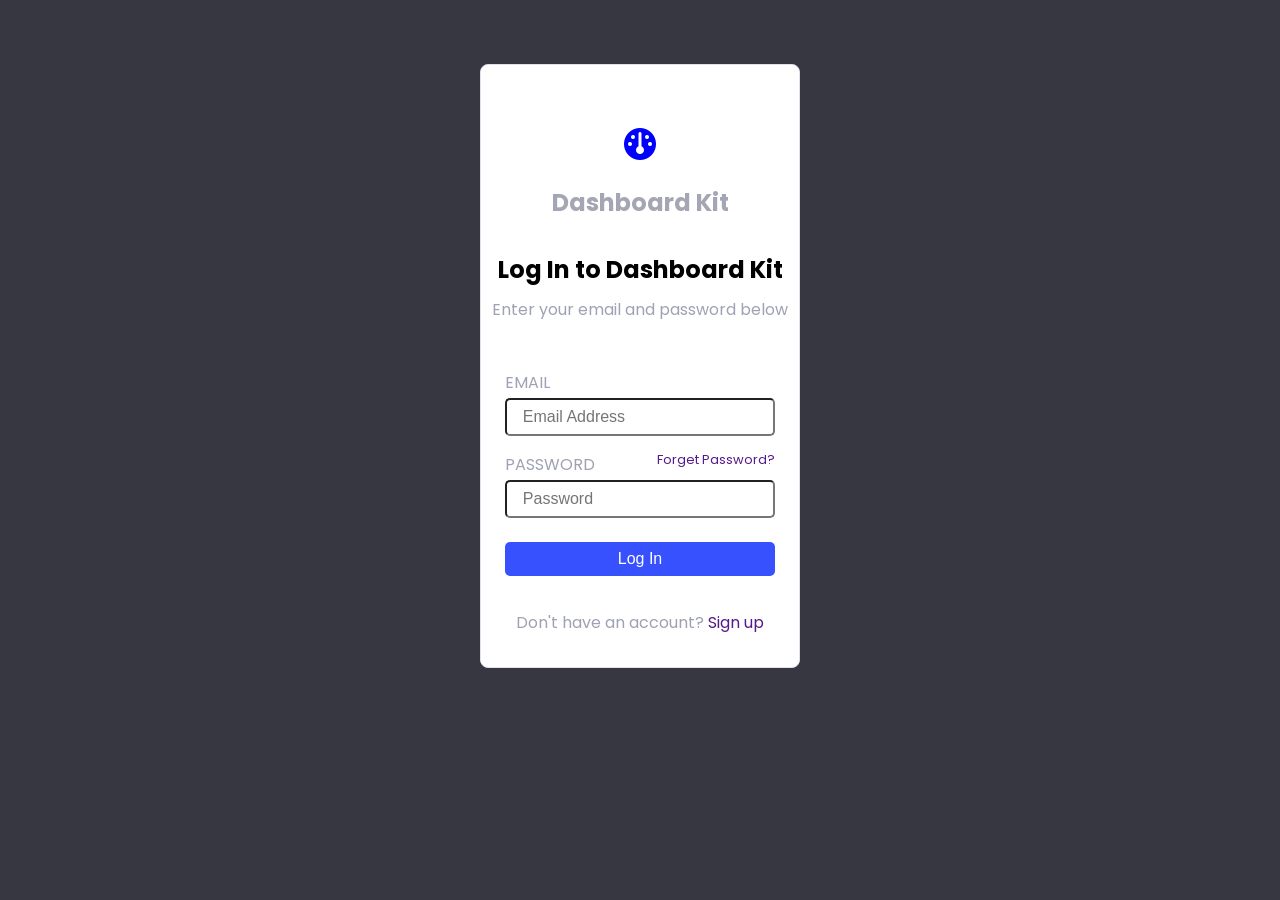
<file: index.html>
<!DOCTYPE html>
<html lang="en">

<head>
    <meta charset="UTF-8">
    <meta http-equiv="X-UA-Compatible" content="IE=edge">
    <meta name="viewport" content="width=device-width, initial-scale=1.0">
    <title>Log In</title>
    <link rel="stylesheet" href="https://cdnjs.cloudflare.com/ajax/libs/font-awesome/6.1.1/css/all.min.css" integrity="sha512-KfkfwYDsLkIlwQp6LFnl8zNdLGxu9YAA1QvwINks4PhcElQSvqcyVLLD9aMhXd13uQjoXtEKNosOWaZqXgel0g==" crossorigin="anonymous" referrerpolicy="no-referrer"
    />
    <link rel="stylesheet" href="style.css">
</head>

<body>
    <section class="login">
        <div class="bg">
            <div class="loginform">
                <div class="formHead">
                    <h1 class="logo"><i class="fa-solid fa-gauge"></i></h1>
                    <h2>Dashboard Kit</h2>
                    <h1>Log In to Dashboard Kit</h1>
                    <p>Enter your email and password below </p>
                    <form action="" method="post">
                        <label for="email">Email</label>
                        <input type="email" name="email" id="email" placeholder="Email Address">
                        <div class="lab">
                            <label for="password">Password</label>
                            <a href="">Forget Password?</a>
                        </div>
                        <input type="password" name="password" id="password" placeholder="Password">
                        <a href="overview.html"><input type="button" value="Log In"></a>
                    </form>
                    <p class="signup">Don't have an account? <a href="">Sign up</a></p>
                </div>
            </div>
        </div>
    </section>
</body>

</html>
</file>
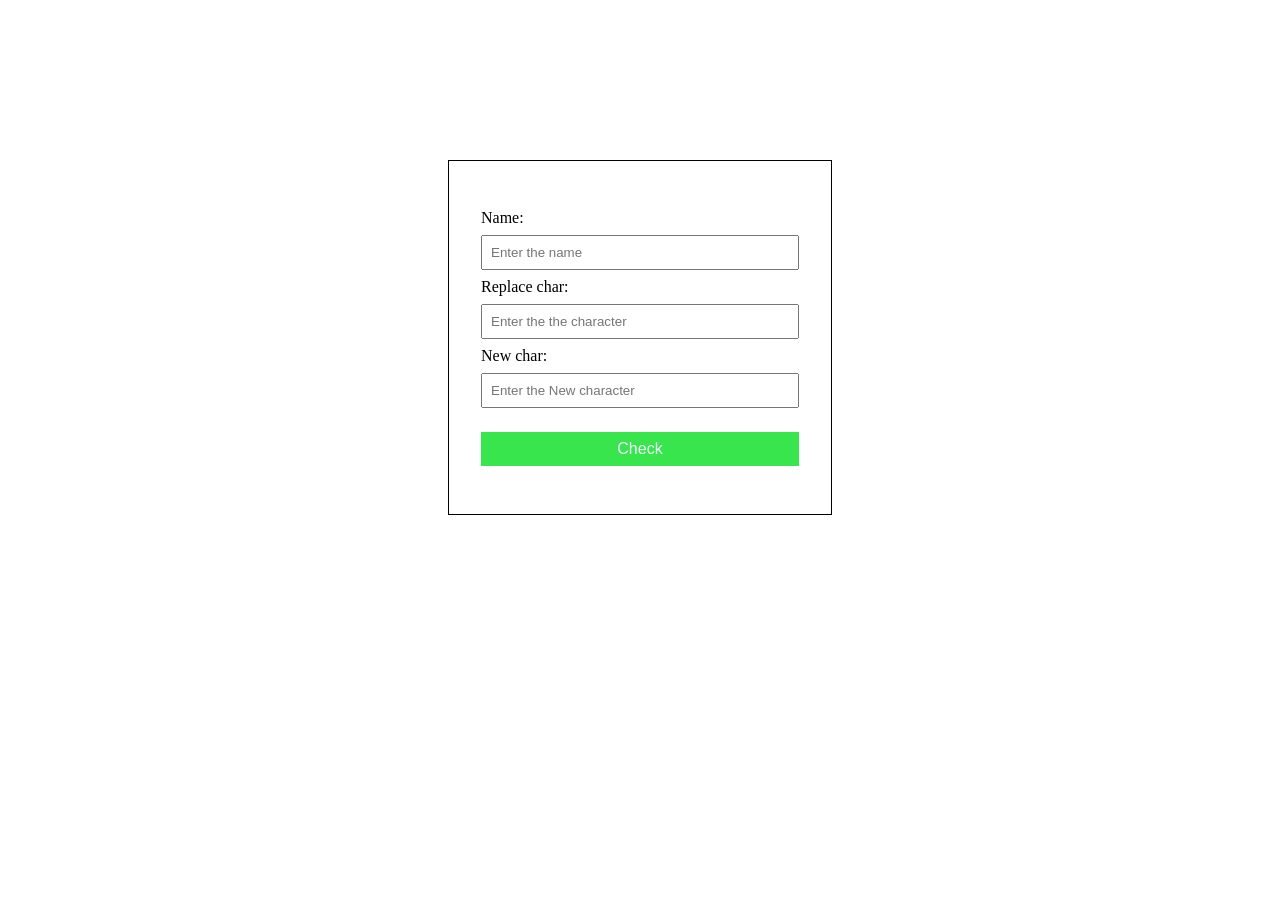
<file: Replace char/index.html>
<!DOCTYPE html>
<html lang="en">

<head>
    <meta charset="UTF-8">
    <meta http-equiv="X-UA-Compatible" content="IE=edge">
    <meta name="viewport" content="width=device-width, initial-scale=1.0">
    <title>Document</title>
    <link rel="stylesheet" href="./style.css">
    <script src="./index.js" defer></script>
</head>

<body>
    <div class="container">
        <form action="">
            <div class="form-control">
                <label for="name">Name:</label>
                <input type="text" id="name" name="name" placeholder="Enter the name" required>
            </div>
            <div class="form-control">
                <label for="char">Replace char:</label>
                <input type="text" id="char" name="char" placeholder="Enter the the character" required>
            </div>
            <div class="form-control">
                <label for="NewChar">New char:</label>
                <input type="text" id="NewChar" name="NewChar" placeholder="Enter the New character" required>
            </div>
            <button type="submit" id="btn">Check</button>
        </form>
        <!-- <div id="count">
            <p id="p"></p>
        </div> -->
    </div>
</body>

</html>
</file>
<file: style.css>
@import url('https://fonts.googleapis.com/css2?family=Montserrat:ital,wght@0,500;0,600;1,700&family=Poppins:ital,wght@0,400;0,700;1,300;1,400;1,500;1,600&display=swap');
* {
    margin: 0;
    padding: 0;
    box-sizing: border-box;
}

body {
    font-family: 'Montserrat', sans-serif;
    font-family: 'Poppins', sans-serif;
}

section {
    position: relative;
    width: 100%;
    height: 100vh;
    /* sidebar / bg */
    background: #363740;
}

.loginform {
    padding-top: 4rem;
}

.formHead {
    box-sizing: border-box;
    /* margin-top: 2rem; */
    margin: auto;
    width: 25%;
    background: #FFFFFF;
    border: 1px solid #DFE0EB;
    border-radius: 8px;
    padding-top: 1.5rem;
}

.formHead .logo {
    text-align: center;
    color: blue;
    font-size: 2rem;
}

.formHead h2 {
    text-align: center;
    color: #A4A6B3;
    margin-top: 1rem;
}

.formHead h1 {
    text-align: center;
    margin-top: 2rem;
}

.formHead p {
    text-align: center;
    color: #9FA2B4;
    margin-top: 0.6rem;
}

form {
    width: 85%;
    display: flex;
    flex-direction: column;
    margin: auto;
    margin-top: 2rem;
}

form input {
    width: 100%;
    padding: 0.5rem 1rem;
    font-size: 1rem;
    border-radius: 5px;
    outline: none;
    color: #1e1e20;
    /* opacity: 0.4; */
}

label {
    color: #9FA2B4;
    text-transform: uppercase;
    margin-top: 1rem;
    margin-bottom: 0.2rem;
}

.lab {
    display: flex;
    flex-direction: row;
    justify-content: space-between;
}

.lab a {
    font-size: small;
    text-decoration: none;
    padding-top: 0.9rem;
}

a input[type="button"] {
    margin-top: 1.5rem;
    margin-bottom: 1.5rem;
    background: #3751FF;
    color: #fff;
    border: none;
    cursor: pointer;
}

.signup {
    margin-bottom: 2rem;
}


/* ********************************** */

@import url('https://fonts.googleapis.com/css?family=Josefin+Sans&display=swap');
* {
    margin: 0;
    padding: 0;
    box-sizing: border-box;
    list-style: none;
    text-decoration: none;
}

body {
    background: #F7F8FC;
    font-family: 'Montserrat', sans-serif;
    font-family: 'Poppins', sans-serif;
}

.wrapper {
    display: flex;
    position: relative;
}

.wrapper .sidebar {
    width: 225px;
    height: 100%;
    background: #363740;
    padding: 30px 0px;
    position: fixed;
}

.wrapper .sidebar h3 {
    color: #fff;
    text-transform: uppercase;
    text-align: center;
    margin-bottom: 30px;
}

.wrapper .sidebar ul li {
    padding: 15px;
    padding-left: 25px;
    border-bottom: 1px solid #bdb8d7;
    border-bottom: 1px solid rgba(0, 0, 0, 0.05);
    border-top: 1px solid rgba(255, 255, 255, 0.05);
}

.wrapper .sidebar ul li a {
    color: #bdb8d7;
    display: block;
}

li a {
    padding-left: 10px;
}

.wrapper .sidebar ul li a .fas {
    width: 25px;
}

.wrapper .sidebar ul li:hover {
    background-color: #594f8d;
}

.wrapper .sidebar ul li:hover a {
    color: #fff;
}

.wrapper .sidebar .social_media {
    position: absolute;
    bottom: 0;
    left: 50%;
    transform: translateX(-50%);
    display: flex;
}

.wrapper .sidebar .social_media a {
    display: block;
    width: 40px;
    background: #594f8d;
    height: 40px;
    line-height: 45px;
    text-align: center;
    margin: 0 5px;
    color: #bdb8d7;
    border-top-left-radius: 5px;
    border-top-right-radius: 5px;
}

.wrapper .main_content {
    width: 100%;
    margin-left: 225px;
}

.wrapper .main_content .header {
    padding: 20px;
    background: #fff;
    color: #717171;
    border-bottom: 1px solid #e0e4e8;
}

.wrapper .main_content .info {
    margin: 20px;
    color: #717171;
    line-height: 25px;
}

.wrapper .main_content .info div {
    margin-bottom: 20px;
}


/* ******************************************************************* */

.container {
    width: 90%;
    margin: auto;
}

.over {
    margin-top: 0.9rem;
    display: flex;
    justify-content: space-between;
}

.b2 {
    display: flex;
}

.b2 h3,
img {
    padding: 0 15px;
    cursor: pointer;
}

.b2 img {
    width: 65px;
    height: 25px;
    border-radius: 10px;
}

.boxes {
    margin-top: 2rem;
    display: flex;
    justify-content: space-between;
}

.box1 {
    background-color: #ffffff;
    width: 260px;
    height: 134px;
    text-align: center;
    padding-top: 2rem;
    border: 1px solid rgb(96, 94, 94);
    border-radius: 10px;
    cursor: pointer;
}

.box1:hover {
    border: 2px solid rgb(126, 126, 243);
    color: rgb(126, 126, 243);
}


/* ***************************************************************** */

.trends {
    margin-top: 2rem;
    background-color: #ffff;
    border: 1px solid rgb(96, 94, 94);
    border-radius: 10px;
}

.today img {
    width: 100%;
    height: 500px;
}

.g {
    display: flex;
    justify-content: space-between;
}

.req {
    margin: 2rem 0 2rem 0;
    background-color: #fff;
    border: 1px solid black;
    width: 47%;
    padding: 1.5rem;
    border-radius: 10px;
}

.vi {
    display: flex;
    justify-content: space-between;
    margin-bottom: 0.5rem;
}

.ww {
    display: flex;
    justify-content: space-between;
    padding: 1rem;
}

.round {
    position: relative;
}

.round label {
    background-color: #fff;
    border: 1px solid #ccc;
    border-radius: 50%;
    cursor: pointer;
    height: 28px;
    left: 0;
    position: absolute;
    top: 0;
    width: 28px;
}

.round label:after {
    border: 2px solid #fff;
    border-top: none;
    border-right: none;
    content: "";
    height: 6px;
    left: 7px;
    opacity: 0;
    position: absolute;
    top: 8px;
    transform: rotate(-45deg);
    width: 12px;
}

.round input[type="checkbox"] {
    visibility: hidden;
}

.round input[type="checkbox"]:checked+label {
    background-color: #66bb6a;
    border-color: #66bb6a;
}

.round input[type="checkbox"]:checked+label:after {
    opacity: 1;
}

.cheakbox {
    border-radius: 10px;
}

.btn {
    border: none;
    cursor: pointer;
    font-size: 1.5rem;
}

.btn-yellow {
    border: none;
    background: #FEC400;
    color: #fff;
    padding: 0.2rem 1rem;
    border-radius: 100px;
    cursor: pointer;
}

.btn-green {
    border: none;
    background-color: rgb(39, 101, 39);
    color: #fff;
    padding: 0.2rem 1rem;
    border-radius: 100px;
    cursor: pointer;
}

.btn-def {
    border: none;
    background-color: rgb(163, 165, 163);
    color: rgb(22, 22, 22);
    padding: 0.2rem 1rem;
    border-radius: 100px;
    cursor: pointer;
}


/* *************************************************************************** */

.tac {
    background-color: #fff;
    border-radius: 10px;
    border: 1px solid rgb(84, 83, 83);
    padding: 1rem;
    margin-top: 2rem;
}

.bar {
    display: flex;
    justify-content: space-between;
}

.funs {
    display: flex;
    justify-content: space-between;
}

.v {
    padding-left: 3rem;
}

table {
    width: 100%;
    padding-right: 100px;
}

td {
    padding: 1rem;
    margin-top: 2rem;
    border-bottom: 1px solid black;
}

tr:hover {
    background-color: rgb(211, 218, 221);
    cursor: pointer;
}

.btn-red {
    border: none;
    background: #F12B2C;
    border-radius: 100px;
    color: #fff;
    padding: 0.2rem 1rem;
    /* border-radius: 10px; */
    cursor: pointer;
}

tr img {
    width: 100px;
    height: 50px;
}
</file>
<file: Replace char/style.css>
* {
    margin: 0;
    padding: 0;
    box-sizing: border-box;
}

.container {
    width: 30%;
    margin: 10rem auto;
    border: 1px solid black;
    padding: 3rem 2rem;
}

.form-control {
    display: flex;
    flex-direction: column;
}

.form-control label {
    margin-bottom: 0.5rem
}

.form-control input {
    padding: 0.5rem;
    margin-bottom: 0.5rem;
}

button {
    width: 100%;
    background-color: #38E54D;
    padding: 0.5rem;
    font-size: 1rem;
    border: none;
    margin-top: 1rem;
    cursor: pointer;
    color: aliceblue;
}

#count {
    margin-top: 1rem;
}

p {
    text-align: center;
}
</file>
